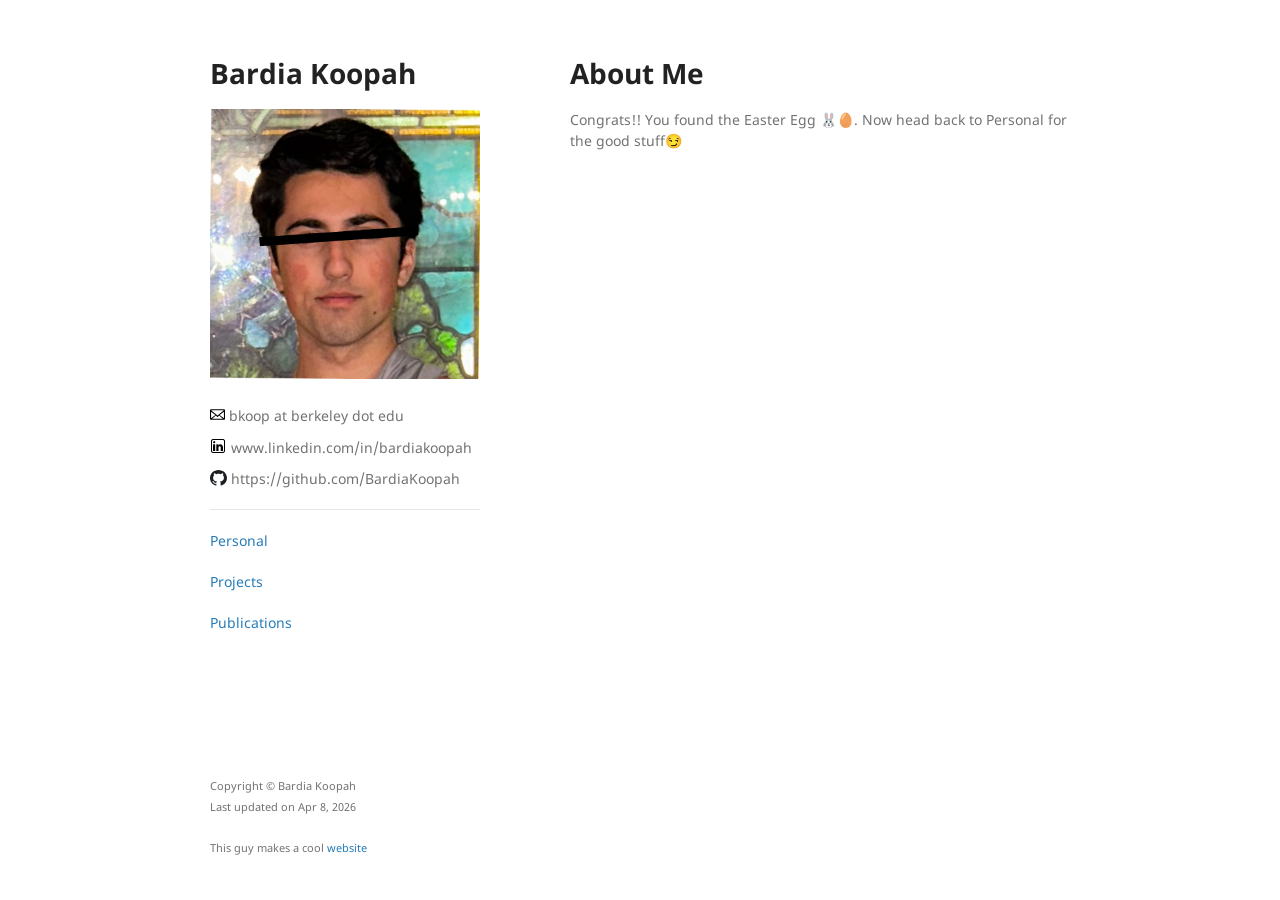
<file: index.html>
<!DOCTYPE html>
<html lang="en">
  <head>
	<meta name="generator" content="Hugo 0.152.2">
    <meta charset="UTF-8">
    <meta http-equiv="X-UA-Compatible" content="IE=edge">
    <meta name="viewport" content="width=device-width, initial-scale=1">
    <title>Bardia Koopah | </title>
    <link rel="stylesheet" href="/css/style.css">
    
  </head>
  <body>
    <div class="wrapper">
      <header>
        <h1>Bardia Koopah</h1>
		
		
        
			<img src="/bardia-pfp.png" alt="Logo" />
        
		

        
        <p></p>
        
		
        <div class="compact-sidebar">
		
        <p>
          <img src="/icons/mail-symbol.svg" class="octicons">
            
bkoop at berkeley dot edu

        </p>
		
    
    
        <p>
          <img src="/linkedin-icon.png" class="octicons">
          
www.linkedin.com/in/bardiakoopah


        </p>
    

    
    <p>
      <img src="/Octicons-mark-github.svg" class="octicons">
      
https://github.com/BardiaKoopah
    </p>
    

        </div>
		
		<hr/>
         
        
        <p> <a href="/personal/">Personal</a> </p>
        <p> <a href="/projects/">Projects</a> </p>
        <p> <a href="/publications/">Publications</a> </p>
          
        
      </header>

<section>
    <h1 id="about-me">About Me</h1>
<p>Congrats!! You found the Easter Egg 🐰🥚. Now head back to Personal for the good stuff😏</p>

</section>
<head>
    <style>
        footer {height: 2cm;}
    </style>
</head>

<footer>
    <p1><small>Copyright © Bardia Koopah</small></p1>
    <p><small>Last updated on Apr 8, 2026</small></p>
    <p><small>This guy makes a cool <a href="http://hyren.me/">website</a></small></p>
</footer>
</div>
<script src="/js/scale.fix.js"></script>
<script data-goatcounter="https://.goatcounter.com/count"
        async src="//gc.zgo.at/count.js"></script>
</body>
</html>
</file>
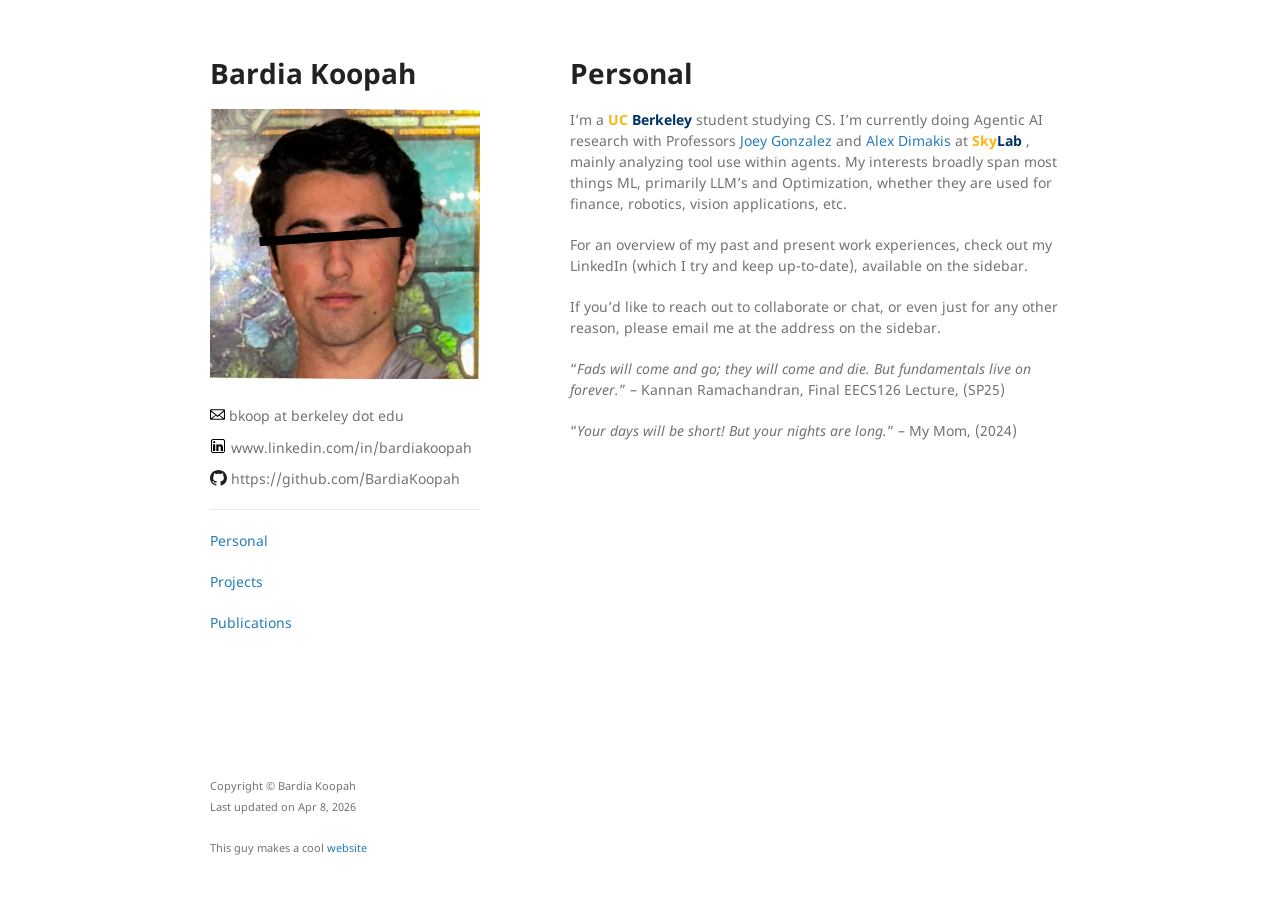
<file: personal/index.html>
<!DOCTYPE html>
<html lang="en">
  <head>
    <meta charset="UTF-8">
    <meta http-equiv="X-UA-Compatible" content="IE=edge">
    <meta name="viewport" content="width=device-width, initial-scale=1">
    <title>Bardia Koopah | Personal</title>
    <link rel="stylesheet" href="/css/style.css">
    
  </head>
  <body>
    <div class="wrapper">
      <header>
        <h1>Bardia Koopah</h1>
		
		
        
			<img src="/bardia-pfp.png" alt="Logo" />
        
		

        
        <p></p>
        
		
        <div class="compact-sidebar">
		
        <p>
          <img src="/icons/mail-symbol.svg" class="octicons">
            
bkoop at berkeley dot edu

        </p>
		
    
    
        <p>
          <img src="/linkedin-icon.png" class="octicons">
          
www.linkedin.com/in/bardiakoopah


        </p>
    

    
    <p>
      <img src="/Octicons-mark-github.svg" class="octicons">
      
https://github.com/BardiaKoopah
    </p>
    

        </div>
		
		<hr/>
         
        
        <p> <a href="/personal/">Personal</a> </p>
        <p> <a href="/projects/">Projects</a> </p>
        <p> <a href="/publications/">Publications</a> </p>
          
        
      </header>

<section>
    <h1 id="personal">Personal</h1>
<p>I&rsquo;m a <span style="color:#FDB515 !important; font-weight:bold;">UC</span><span style="color:#003262 !important; font-weight:bold;"> Berkeley</span> student studying CS. I&rsquo;m currently doing Agentic AI research with Professors <a href="https://people.eecs.berkeley.edu/~jegonzal/">Joey Gonzalez</a> and <a href="https://people.eecs.berkeley.edu/~alexdimakis/">Alex Dimakis</a> at <a href="https://sky.cs.berkeley.edu/" target="_blank">
<span style="color:#FDB515 !important; font-weight:bold;">Sky</span><span style="color:#003262 !important; font-weight:bold;">Lab</span>
</a>, mainly analyzing tool use within agents. My interests broadly span most things ML, primarily LLM&rsquo;s and Optimization, whether they are used for finance, robotics, vision applications, etc.</p>
<p>For an overview of my past and present work experiences, check out my LinkedIn (which I try and keep up-to-date), available on the sidebar.</p>
<p>If you&rsquo;d like to reach out to collaborate or chat, or even just for any other reason, please email me at the address on the sidebar.</p>
<p>&ldquo;<em>Fads will come and go; they will come and die. But fundamentals live on forever.</em>&rdquo;
&ndash; Kannan Ramachandran, Final EECS126 Lecture, (SP25)</p>
<p>&ldquo;<em>Your days will be short! But your nights are long.</em>&rdquo;
&ndash; My Mom, (2024)</p>

</section>
<head>
    <style>
        footer {height: 2cm;}
    </style>
</head>

<footer>
    <p1><small>Copyright © Bardia Koopah</small></p1>
    <p><small>Last updated on Apr 8, 2026</small></p>
    <p><small>This guy makes a cool <a href="http://hyren.me/">website</a></small></p>
</footer>
</div>
<script src="/js/scale.fix.js"></script>
<script data-goatcounter="https://.goatcounter.com/count"
        async src="//gc.zgo.at/count.js"></script>
</body>
</html>
</file>
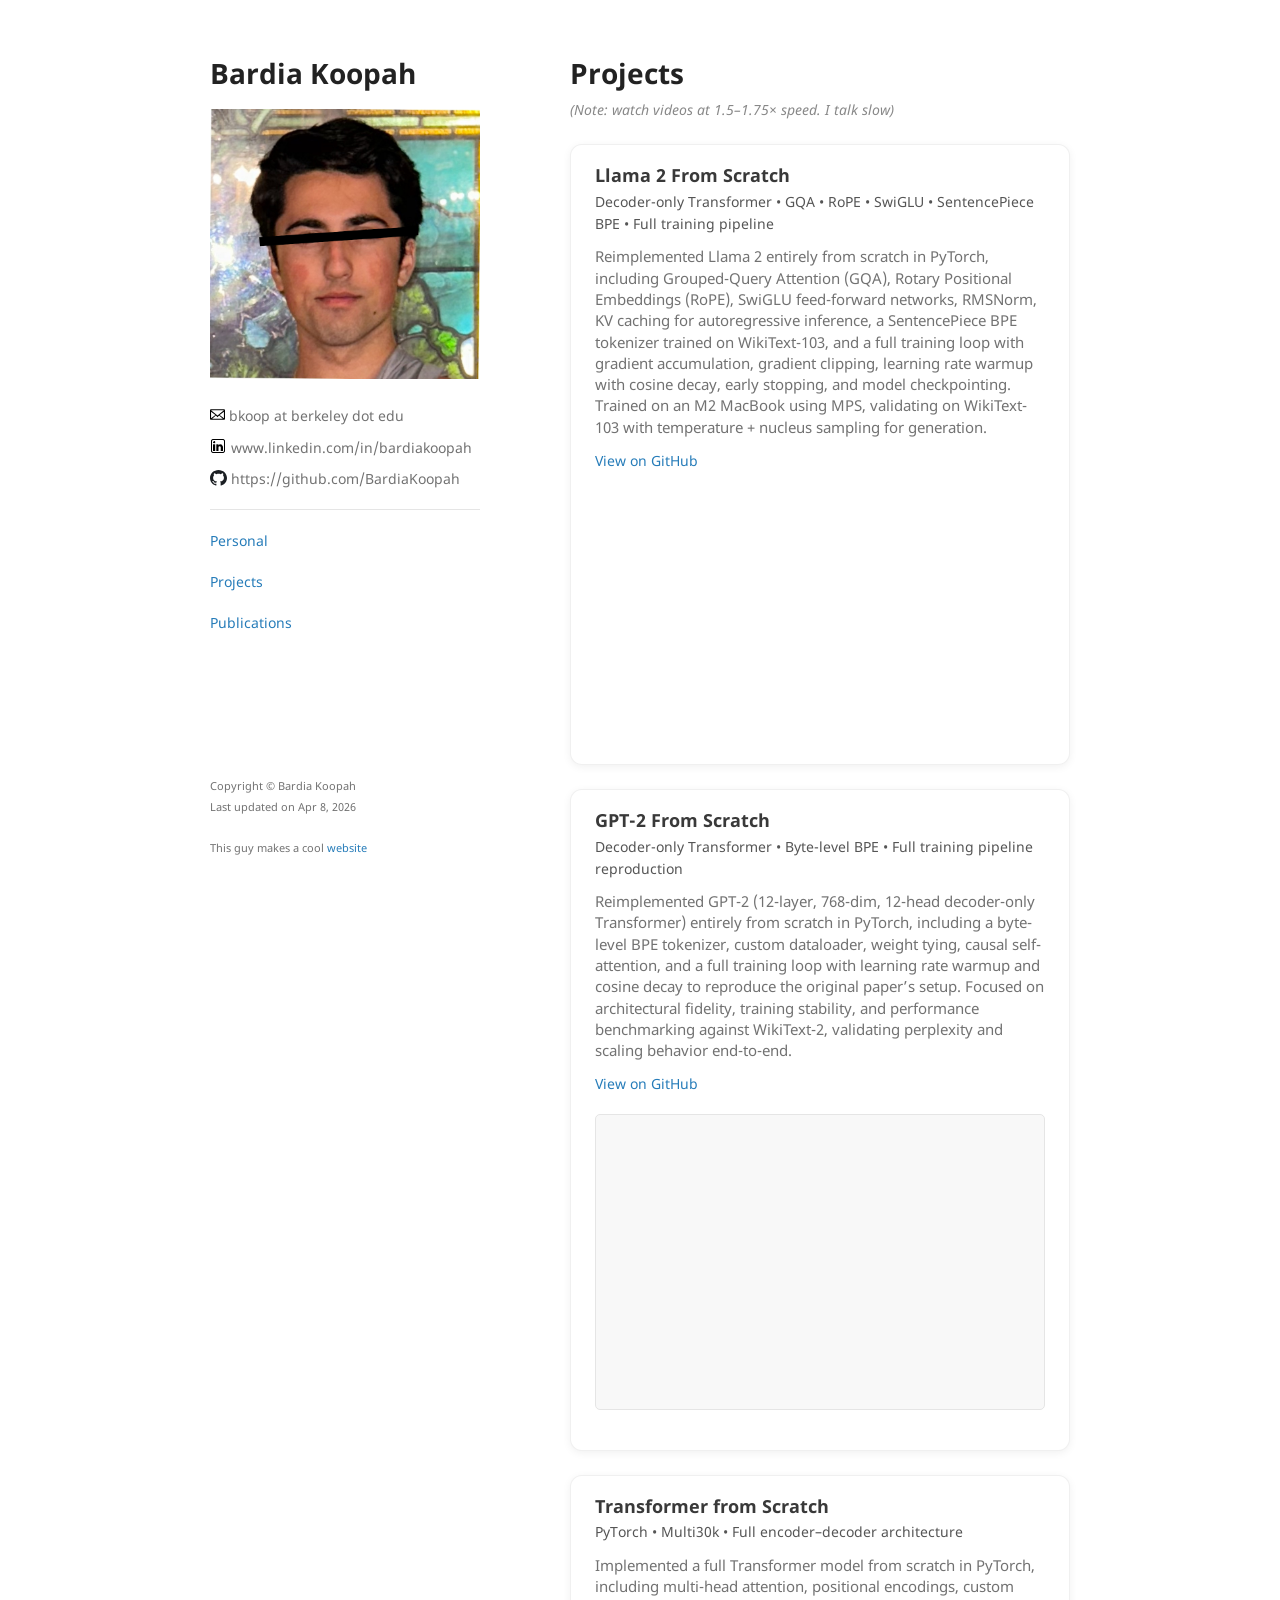
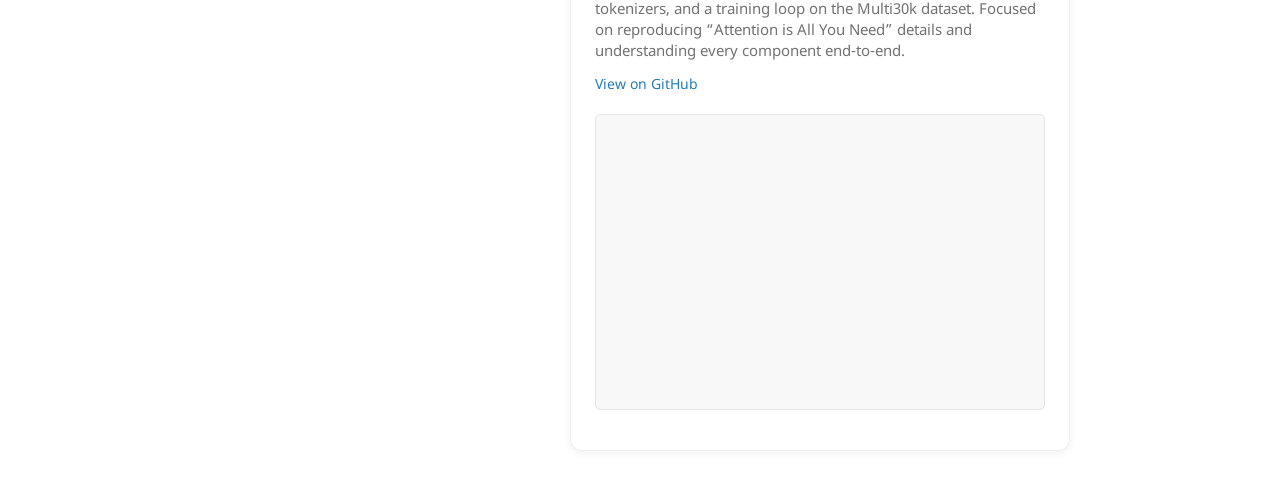
<file: projects/index.html>
<!DOCTYPE html>
<html lang="en">
  <head>
    <meta charset="UTF-8">
    <meta http-equiv="X-UA-Compatible" content="IE=edge">
    <meta name="viewport" content="width=device-width, initial-scale=1">
    <title>Bardia Koopah | Projects</title>
    <link rel="stylesheet" href="/css/style.css">
    
  </head>
  <body>
    <div class="wrapper">
      <header>
        <h1>Bardia Koopah</h1>
		
		
        
			<img src="/bardia-pfp.png" alt="Logo" />
        
		

        
        <p></p>
        
		
        <div class="compact-sidebar">
		
        <p>
          <img src="/icons/mail-symbol.svg" class="octicons">
            
bkoop at berkeley dot edu

        </p>
		
    
    
        <p>
          <img src="/linkedin-icon.png" class="octicons">
          
www.linkedin.com/in/bardiakoopah


        </p>
    

    
    <p>
      <img src="/Octicons-mark-github.svg" class="octicons">
      
https://github.com/BardiaKoopah
    </p>
    

        </div>
		
		<hr/>
         
        
        <p> <a href="/personal/">Personal</a> </p>
        <p> <a href="/projects/">Projects</a> </p>
        <p> <a href="/publications/">Publications</a> </p>
          
        
      </header>

<section>
    <h1 id="projects">Projects</h1>
<p class="projects-note">(Note: watch videos at 1.5–1.75× speed. I talk slow)</p>
  <div class="projects-grid">
  <!-- Llama 2 From Scratch -->
    <div class="project-card">
      <h2>Llama 2 From Scratch</h2>
      <p class="project-subtitle">Decoder-only Transformer • GQA • RoPE • SwiGLU • SentencePiece BPE • Full training pipeline</p>
      <p class="project-description">
        Reimplemented Llama 2 entirely from scratch in PyTorch, including Grouped-Query Attention (GQA),
        Rotary Positional Embeddings (RoPE), SwiGLU feed-forward networks, RMSNorm, KV caching for
        autoregressive inference, a SentencePiece BPE tokenizer trained on WikiText-103, and a full
        training loop with gradient accumulation, gradient clipping, learning rate warmup with cosine decay,
        early stopping, and model checkpointing. Trained on an M2 MacBook using MPS, validating on
        WikiText-103 with temperature + nucleus sampling for generation.
      </p>
      <p>
        <a href="https://github.com/BardiaKoopah/Llama2" target="_blank" rel="noopener noreferrer">
          View on GitHub
        </a>
      </p>
      <div style="position: relative; padding-bottom: 56.25%; height: 0; overflow: hidden;">
            <iframe allow="accelerometer; autoplay; clipboard-write; encrypted-media; gyroscope; picture-in-picture; web-share; fullscreen" loading="eager" referrerpolicy="strict-origin-when-cross-origin" src="https://www.youtube.com/embed/IErbo8zvHWY?autoplay=0&amp;controls=1&amp;end=0&amp;loop=0&amp;mute=0&amp;start=0" style="position: absolute; top: 0; left: 0; width: 100%; height: 100%; border:0;" title="YouTube video"></iframe>
          </div>

    </div>
  <!-- GPT-2 From Scratch -->
  <div class="project-card">
    <h2>GPT-2 From Scratch</h2>
    <p class="project-subtitle">Decoder-only Transformer • Byte-level BPE • Full training pipeline reproduction</p>
    <p class="project-description">
      Reimplemented GPT-2 (12-layer, 768-dim, 12-head decoder-only Transformer) entirely from scratch in PyTorch,
      including a byte-level BPE tokenizer, custom dataloader, weight tying, causal self-attention,
      and a full training loop with learning rate warmup and cosine decay to reproduce the original paper’s setup.
      Focused on architectural fidelity, training stability, and performance benchmarking against WikiText-2,
      validating perplexity and scaling behavior end-to-end.
    </p>
    <p>
      <a href="https://github.com/BardiaKoopah/GPT-2_from_scratch" target="_blank" rel="noopener noreferrer">
        View on GitHub
      </a>
    </p>
<pre><code><div style="position: relative; padding-bottom: 56.25%; height: 0; overflow: hidden;">
          <iframe allow="accelerometer; autoplay; clipboard-write; encrypted-media; gyroscope; picture-in-picture; web-share; fullscreen" loading="eager" referrerpolicy="strict-origin-when-cross-origin" src="https://www.youtube.com/embed/DgfKK0ipZOc?autoplay=0&amp;controls=1&amp;end=0&amp;loop=0&amp;mute=0&amp;start=0" style="position: absolute; top: 0; left: 0; width: 100%; height: 100%; border:0;" title="YouTube video"></iframe>
        </div>

</code></pre>
  </div>
  <!-- Transformer from Scratch -->
  <div class="project-card">
    <h2>Transformer from Scratch</h2>
    <p class="project-subtitle">PyTorch • Multi30k • Full encoder–decoder architecture</p>
    <p class="project-description">
      Implemented a full Transformer model from scratch in PyTorch, including
      multi-head attention, positional encodings, custom tokenizers, and a training
      loop on the Multi30k dataset. Focused on reproducing “Attention is All You Need”
      details and understanding every component end-to-end.
    </p>
    <p>
      <a href="https://github.com/BardiaKoopah/my-transformer-from-scratch" target="_blank" rel="noopener noreferrer">
        View on GitHub
      </a>
    </p>
<pre><code><div style="position: relative; padding-bottom: 56.25%; height: 0; overflow: hidden;">
          <iframe allow="accelerometer; autoplay; clipboard-write; encrypted-media; gyroscope; picture-in-picture; web-share; fullscreen" loading="eager" referrerpolicy="strict-origin-when-cross-origin" src="https://www.youtube.com/embed/aVSwxn7r2p8?autoplay=0&amp;controls=1&amp;end=0&amp;loop=0&amp;mute=0&amp;start=0" style="position: absolute; top: 0; left: 0; width: 100%; height: 100%; border:0;" title="YouTube video"></iframe>
        </div>

</code></pre>
  </div>
</div>

</section>
<head>
    <style>
        footer {height: 2cm;}
    </style>
</head>

<footer>
    <p1><small>Copyright © Bardia Koopah</small></p1>
    <p><small>Last updated on Apr 8, 2026</small></p>
    <p><small>This guy makes a cool <a href="http://hyren.me/">website</a></small></p>
</footer>
</div>
<script src="/js/scale.fix.js"></script>
<script data-goatcounter="https://.goatcounter.com/count"
        async src="//gc.zgo.at/count.js"></script>
</body>
</html>
</file>
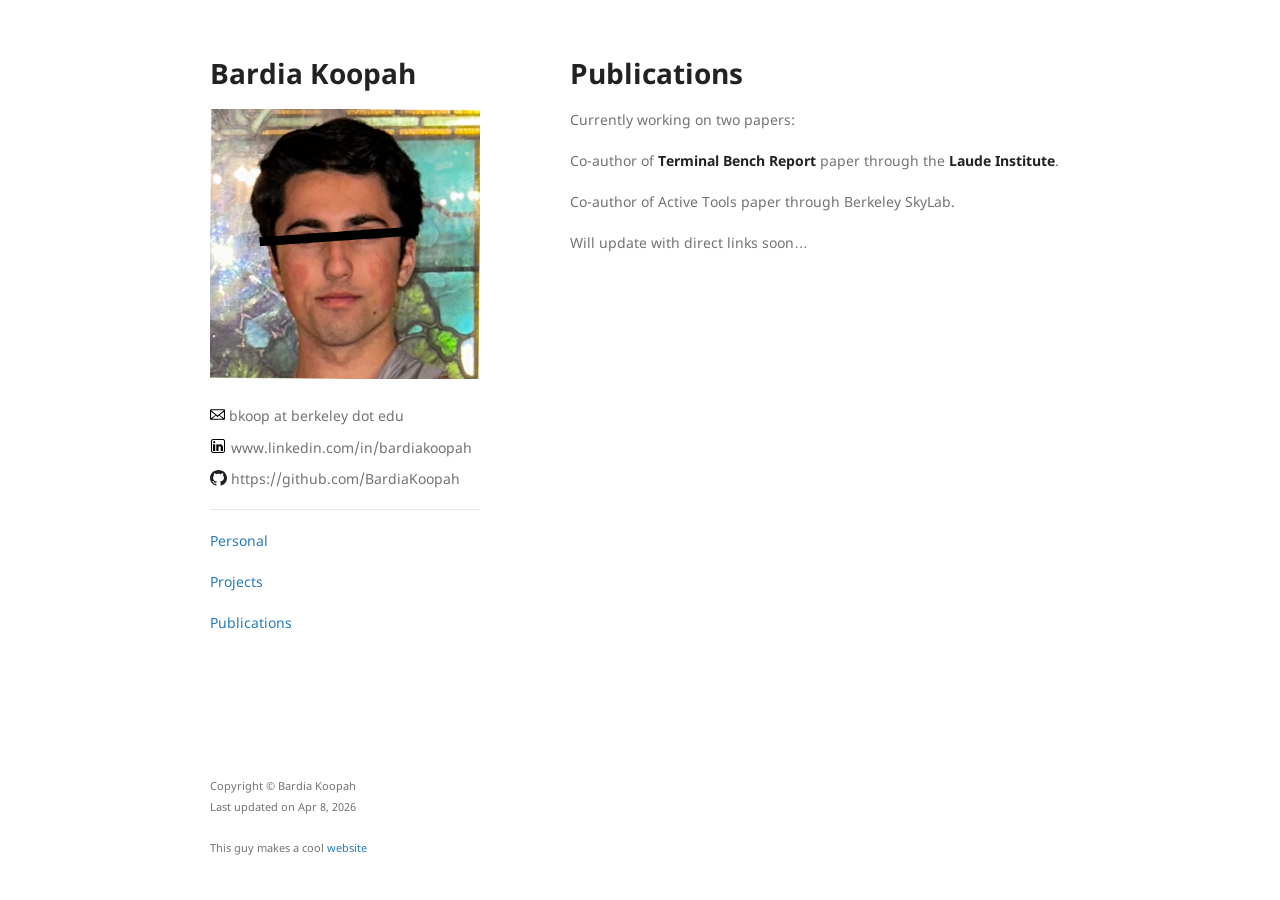
<file: publications/index.html>
<!DOCTYPE html>
<html lang="en">
  <head>
    <meta charset="UTF-8">
    <meta http-equiv="X-UA-Compatible" content="IE=edge">
    <meta name="viewport" content="width=device-width, initial-scale=1">
    <title>Bardia Koopah | Publications</title>
    <link rel="stylesheet" href="/css/style.css">
    
  </head>
  <body>
    <div class="wrapper">
      <header>
        <h1>Bardia Koopah</h1>
		
		
        
			<img src="/bardia-pfp.png" alt="Logo" />
        
		

        
        <p></p>
        
		
        <div class="compact-sidebar">
		
        <p>
          <img src="/icons/mail-symbol.svg" class="octicons">
            
bkoop at berkeley dot edu

        </p>
		
    
    
        <p>
          <img src="/linkedin-icon.png" class="octicons">
          
www.linkedin.com/in/bardiakoopah


        </p>
    

    
    <p>
      <img src="/Octicons-mark-github.svg" class="octicons">
      
https://github.com/BardiaKoopah
    </p>
    

        </div>
		
		<hr/>
         
        
        <p> <a href="/personal/">Personal</a> </p>
        <p> <a href="/projects/">Projects</a> </p>
        <p> <a href="/publications/">Publications</a> </p>
          
        
      </header>

<section>
    <h1 id="publications">Publications</h1>
<p>Currently working on two papers:</p>
<p>Co-author of <a href="https://arxiv.org/pdf/2601.11868"><strong>Terminal Bench Report</strong></a> paper through the <a href="https://www.laude.org/"><strong>Laude Institute</strong></a>.</p>
<p>Co-author of Active Tools paper through Berkeley SkyLab.</p>
<p>Will update with direct links soon&hellip;</p>

</section>
<head>
    <style>
        footer {height: 2cm;}
    </style>
</head>

<footer>
    <p1><small>Copyright © Bardia Koopah</small></p1>
    <p><small>Last updated on Apr 8, 2026</small></p>
    <p><small>This guy makes a cool <a href="http://hyren.me/">website</a></small></p>
</footer>
</div>
<script src="/js/scale.fix.js"></script>
<script data-goatcounter="https://.goatcounter.com/count"
        async src="//gc.zgo.at/count.js"></script>
</body>
</html>
</file>
<file: css/style.css>
@font-face {
  font-family: 'Noto Sans';
  font-weight: 400;
  font-style: normal;
  src: url("../fonts/Noto-Sans-regular/Noto-Sans-regular.eot");
  src: url("../fonts/Noto-Sans-regular/Noto-Sans-regular.eot?#iefix") format("embedded-opentype"), local("Noto Sans"), local("Noto-Sans-regular"), url("../fonts/Noto-Sans-regular/Noto-Sans-regular.woff2") format("woff2"), url("../fonts/Noto-Sans-regular/Noto-Sans-regular.woff") format("woff"), url("../fonts/Noto-Sans-regular/Noto-Sans-regular.ttf") format("truetype"), url("../fonts/Noto-Sans-regular/Noto-Sans-regular.svg#NotoSans") format("svg"); }
@font-face {
  font-family: 'Noto Sans';
  font-weight: 700;
  font-style: normal;
  src: url("../fonts/Noto-Sans-700/Noto-Sans-700.eot");
  src: url("../fonts/Noto-Sans-700/Noto-Sans-700.eot?#iefix") format("embedded-opentype"), local("Noto Sans Bold"), local("Noto-Sans-700"), url("../fonts/Noto-Sans-700/Noto-Sans-700.woff2") format("woff2"), url("../fonts/Noto-Sans-700/Noto-Sans-700.woff") format("woff"), url("../fonts/Noto-Sans-700/Noto-Sans-700.ttf") format("truetype"), url("../fonts/Noto-Sans-700/Noto-Sans-700.svg#NotoSans") format("svg"); }
@font-face {
  font-family: 'Noto Sans';
  font-weight: 400;
  font-style: italic;
  src: url("../fonts/Noto-Sans-italic/Noto-Sans-italic.eot");
  src: url("../fonts/Noto-Sans-italic/Noto-Sans-italic.eot?#iefix") format("embedded-opentype"), local("Noto Sans Italic"), local("Noto-Sans-italic"), url("../fonts/Noto-Sans-italic/Noto-Sans-italic.woff2") format("woff2"), url("../fonts/Noto-Sans-italic/Noto-Sans-italic.woff") format("woff"), url("../fonts/Noto-Sans-italic/Noto-Sans-italic.ttf") format("truetype"), url("../fonts/Noto-Sans-italic/Noto-Sans-italic.svg#NotoSans") format("svg"); }
@font-face {
  font-family: 'Noto Sans';
  font-weight: 700;
  font-style: italic;
  src: url("../fonts/Noto-Sans-700italic/Noto-Sans-700italic.eot");
  src: url("../fonts/Noto-Sans-700italic/Noto-Sans-700italic.eot?#iefix") format("embedded-opentype"), local("Noto Sans Bold Italic"), local("Noto-Sans-700italic"), url("../fonts/Noto-Sans-700italic/Noto-Sans-700italic.woff2") format("woff2"), url("../fonts/Noto-Sans-700italic/Noto-Sans-700italic.woff") format("woff"), url("../fonts/Noto-Sans-700italic/Noto-Sans-700italic.ttf") format("truetype"), url("../fonts/Noto-Sans-700italic/Noto-Sans-700italic.svg#NotoSans") format("svg"); }
.highlight table td {
  padding: 5px; }

.highlight table pre {
  margin: 0; }

.highlight .cm {
  color: #999988;
  font-style: italic; }

.highlight .cp {
  color: #999999;
  font-weight: bold; }

.highlight .c1 {
  color: #999988;
  font-style: italic; }

.highlight .cs {
  color: #999999;
  font-weight: bold;
  font-style: italic; }

.highlight .c, .highlight .cd {
  color: #999988;
  font-style: italic; }

.highlight .err {
  color: #a61717;
  background-color: #e3d2d2; }

.highlight .gd {
  color: #000000;
  background-color: #ffdddd; }

.highlight .ge {
  color: #000000;
  font-style: italic; }

.highlight .gr {
  color: #aa0000; }

.highlight .gh {
  color: #999999; }

.highlight .gi {
  color: #000000;
  background-color: #ddffdd; }

.highlight .go {
  color: #888888; }

.highlight .gp {
  color: #555555; }

.highlight .gs {
  font-weight: bold; }

.highlight .gu {
  color: #aaaaaa; }

.highlight .gt {
  color: #aa0000; }

.highlight .kc {
  color: #000000;
  font-weight: bold; }

.highlight .kd {
  color: #000000;
  font-weight: bold; }

.highlight .kn {
  color: #000000;
  font-weight: bold; }

.highlight .kp {
  color: #000000;
  font-weight: bold; }

.highlight .kr {
  color: #000000;
  font-weight: bold; }

.highlight .kt {
  color: #445588;
  font-weight: bold; }

.highlight .k, .highlight .kv {
  color: #000000;
  font-weight: bold; }

.highlight .mf {
  color: #009999; }

.highlight .mh {
  color: #009999; }

.highlight .il {
  color: #009999; }

.highlight .mi {
  color: #009999; }

.highlight .mo {
  color: #009999; }

.highlight .m, .highlight .mb, .highlight .mx {
  color: #009999; }

.highlight .sb {
  color: #d14; }

.highlight .sc {
  color: #d14; }

.highlight .sd {
  color: #d14; }

.highlight .s2 {
  color: #d14; }

.highlight .se {
  color: #d14; }

.highlight .sh {
  color: #d14; }

.highlight .si {
  color: #d14; }

.highlight .sx {
  color: #d14; }

.highlight .sr {
  color: #009926; }

.highlight .s1 {
  color: #d14; }

.highlight .ss {
  color: #990073; }

.highlight .s {
  color: #d14; }

.highlight .na {
  color: #008080; }

.highlight .bp {
  color: #999999; }

.highlight .nb {
  color: #0086B3; }

.highlight .nc {
  color: #445588;
  font-weight: bold; }

.highlight .no {
  color: #008080; }

.highlight .nd {
  color: #3c5d5d;
  font-weight: bold; }

.highlight .ni {
  color: #800080; }

.highlight .ne {
  color: #990000;
  font-weight: bold; }

.highlight .nf {
  color: #990000;
  font-weight: bold; }

.highlight .nl {
  color: #990000;
  font-weight: bold; }

.highlight .nn {
  color: #555555; }

.highlight .nt {
  color: #000080; }

.highlight .vc {
  color: #008080; }

.highlight .vg {
  color: #008080; }

.highlight .vi {
  color: #008080; }

.highlight .nv {
  color: #008080; }

.highlight .ow {
  color: #000000;
  font-weight: bold; }

.highlight .o {
  color: #000000;
  font-weight: bold; }

.highlight .w {
  color: #bbbbbb; }

.highlight {
  background-color: #f8f8f8; }

body {
  background-color: #fff;
  padding: 50px;
  font: 14px/1.5 "Noto Sans", "Helvetica Neue", Helvetica, Arial, sans-serif;
  color: #727272;
  font-weight: 400; }

h1, h2, h3, h4, h5, h6 {
  color: #222;
  margin: 0 0 20px; }

p, ul, ol, table, pre, dl {
  margin: 0 0 20px; }

.compact-sidebar p {
  margin: 0 0 10px; }

.compact-sidebar p:last-of-type {
  margin: 0 0 20px; }

p img.octicons {
  display: inline-flex;
  align-self: center;
  position: relative;
  height: 1.2em;
  bottom: -0.16em; }

.pgp-fingerprint span:first-child {
  padding-left: 0; }

.pgp-fingerprint span {
  padding-left: 5px; }

h1, h2, h3 {
  line-height: 1.1; }

h1 {
  font-size: 28px; }

h2 {
  color: #393939; }

h3, h4, h5, h6 {
  color: #494949; }

a {
  color: #267CB9;
  text-decoration: none; }

a:hover, a:focus {
  color: #046; }

a small {
  font-size: 11px;
  color: #777;
  margin-top: -0.3em;
  display: block; }

a:hover small {
  color: #777; }

.wrapper {
  width: 860px;
  margin: 0 auto; }

blockquote {
  border-left: 1px solid #e5e5e5;
  margin: 0;
  padding: 0 0 0 20px;
  font-style: italic; }

code, pre {
  font-family: Monaco, Bitstream Vera Sans Mono, Lucida Console, Terminal, Consolas, Liberation Mono, DejaVu Sans Mono, Courier New, monospace;
  color: #333; }

pre {
  padding: 8px 15px;
  background: #f8f8f8;
  border-radius: 5px;
  border: 1px solid #e5e5e5;
  overflow-x: auto; }

table {
  width: 100%;
  border-collapse: collapse; }

th, td {
  text-align: left;
  padding: 5px 10px;
  border-bottom: 1px solid #e5e5e5; }

dt {
  color: #444;
  font-weight: 700; }

th {
  color: #444; }

img {
  max-width: 100%; }

header {
  width: 270px;
  float: left;
  position: fixed;
  -webkit-font-smoothing: subpixel-antialiased; }

header ul {
  list-style: none;
  height: 40px;
  padding: 0;
  background: #f4f4f4;
  border-radius: 5px;
  border: 1px solid #e0e0e0;
  width: 270px; }

header li {
  width: 89px;
  float: left;
  border-right: 1px solid #e0e0e0;
  height: 40px; }

header li:first-child a {
  border-radius: 5px 0 0 5px; }

header li:last-child a {
  border-radius: 0 5px 5px 0; }

header ul a {
  line-height: 1;
  font-size: 11px;
  color: #676767;
  display: block;
  text-align: center;
  padding-top: 6px;
  height: 34px; }

header ul a:hover, header ul a:focus {
  color: #675C5C;
  font-weight: bold; }

header ul a:active {
  background-color: #f0f0f0; }

strong {
  color: #222;
  font-weight: 700; }

header ul li + li + li {
  border-right: none;
  width: 89px; }

header ul a strong {
  font-size: 14px;
  display: block;
  color: #222; }

section {
  width: 500px;
  float: right;
  padding-bottom: 50px; }

small {
  font-size: 11px; }

hr {
  border: 0;
  background: #e5e5e5;
  height: 1px;
  margin: 0 0 20px; }

footer {
  width: 270px;
  float: left;
  position: fixed;
  bottom: 50px;
  -webkit-font-smoothing: subpixel-antialiased; }

@media print, screen and (max-width: 960px) {
  div.wrapper {
    width: auto;
    margin: 0; }

  header, section, footer {
    float: none;
    position: static;
    width: auto; }

  header {
    padding-right: 320px; }

  section {
    border: 1px solid #e5e5e5;
    border-width: 1px 0;
    padding: 20px 0;
    margin: 0 0 20px; }

  header a small {
    display: inline; }

  header ul {
    position: absolute;
    right: 50px;
    top: 52px; } }
@media print, screen and (max-width: 720px) {
  body {
    word-wrap: break-word; }

  header {
    padding: 0; }

  header ul, header p.view {
    position: static; }

  pre, code {
    word-wrap: normal; } }
@media print, screen and (max-width: 480px) {
  body {
    padding: 15px; }

  header ul {
    width: 99%; }

  header li, header ul li + li + li {
    width: 33%; } }
@media print {
  body {
    padding: 0.4in;
    font-size: 12pt;
    color: #444; } }

/* === Projects page cards === */

.projects-grid {
  display: grid;
  grid-template-columns: repeat(auto-fit, minmax(260px, 1fr));
  gap: 1.5rem;
  margin-top: 1.5rem;
}

.project-card {
  background-color: #ffffff;
  border-radius: 12px;
  padding: 1.25rem 1.5rem;
  box-shadow: 0 2px 8px rgba(0, 0, 0, 0.06);
  border: 1px solid rgba(0, 0, 0, 0.06);
}

.project-card h2 {
  margin-top: 0;
  margin-bottom: 0.35rem;
  font-size: 1.15rem;
}

.project-card .project-subtitle {
  margin: 0 0 0.75rem 0;
  font-size: 0.9rem;
  color: #555;
}

.project-card .project-description {
  margin: 0 0 0.75rem 0;
  font-size: 0.95rem;
  line-height: 1.4;
}

.project-links {
  display: flex;
  flex-wrap: wrap;
  gap: 0.75rem;
  margin-bottom: 0.75rem;
}

.project-links a {
  font-size: 0.9rem;
  text-decoration: none;
  padding: 0.25rem 0.6rem;
  border-radius: 999px;
  border: 1px solid #ddd;
}

.project-links a:hover {
  background-color: #f5f5f5;
}

.project-video {
  position: relative;
  padding-bottom: 56.25%; /* 16:9 */
  height: 0;
  overflow: hidden;
  border-radius: 10px;
  margin-top: 0.5rem;
}

.project-video iframe {
  position: absolute;
  inset: 0;
  width: 100%;
  height: 100%;
  border: 0;
}

.projects-note {
  font-size: 0.9rem;
  color: #888;
  margin-top: -10px;
  margin-bottom: 20px;
  font-style: italic;
}
</file>
